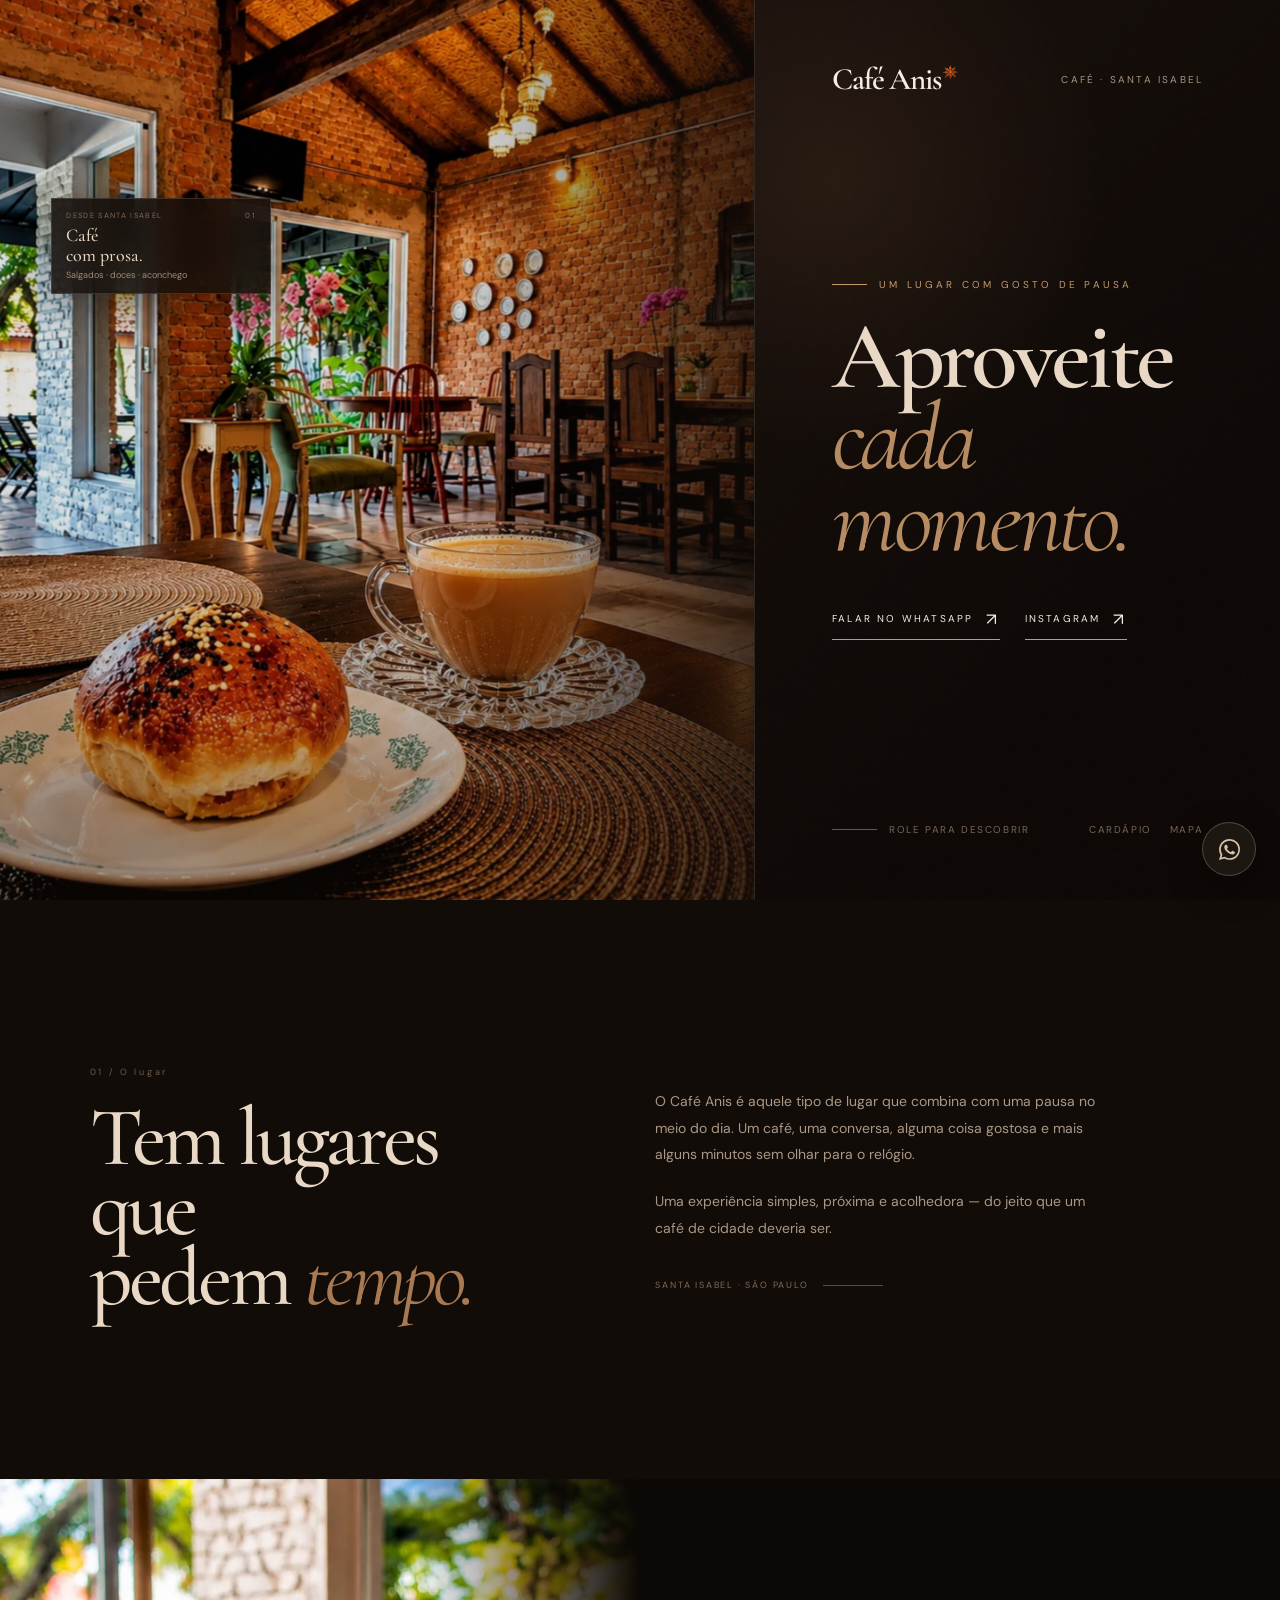
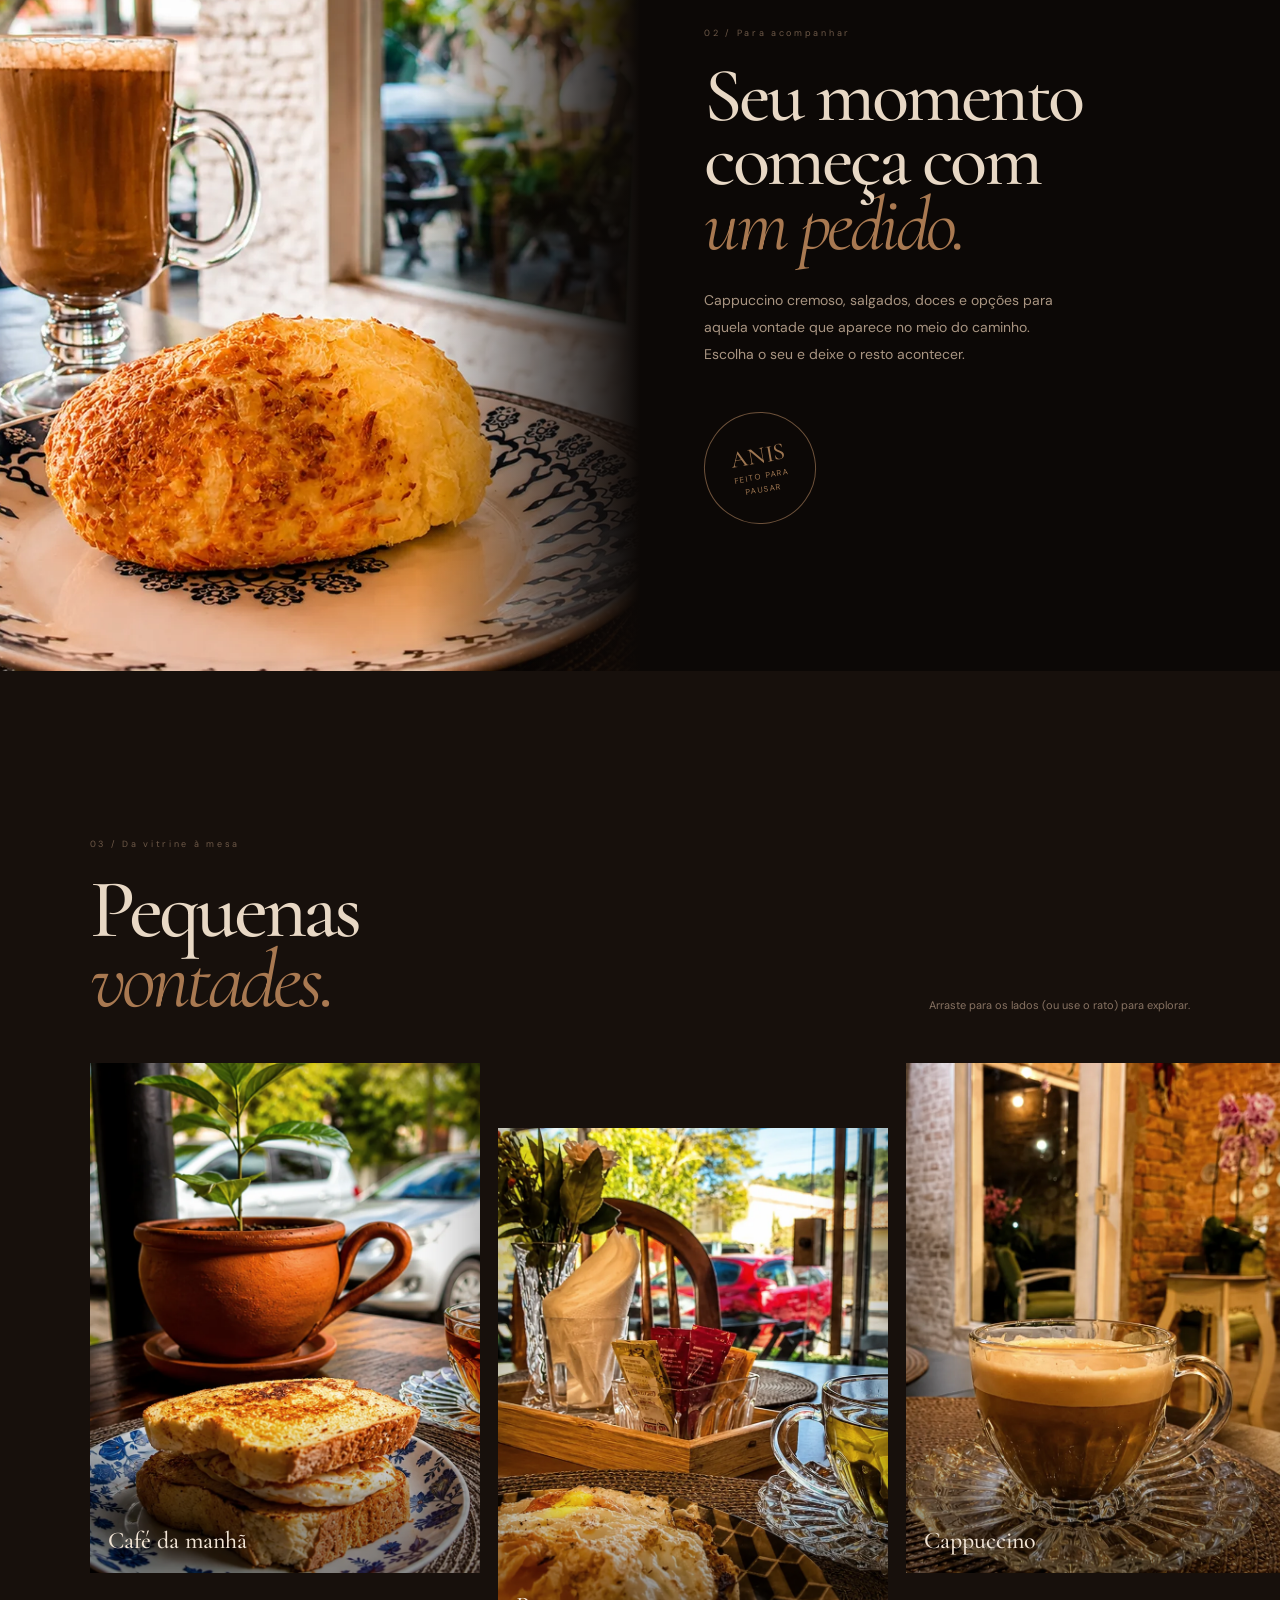
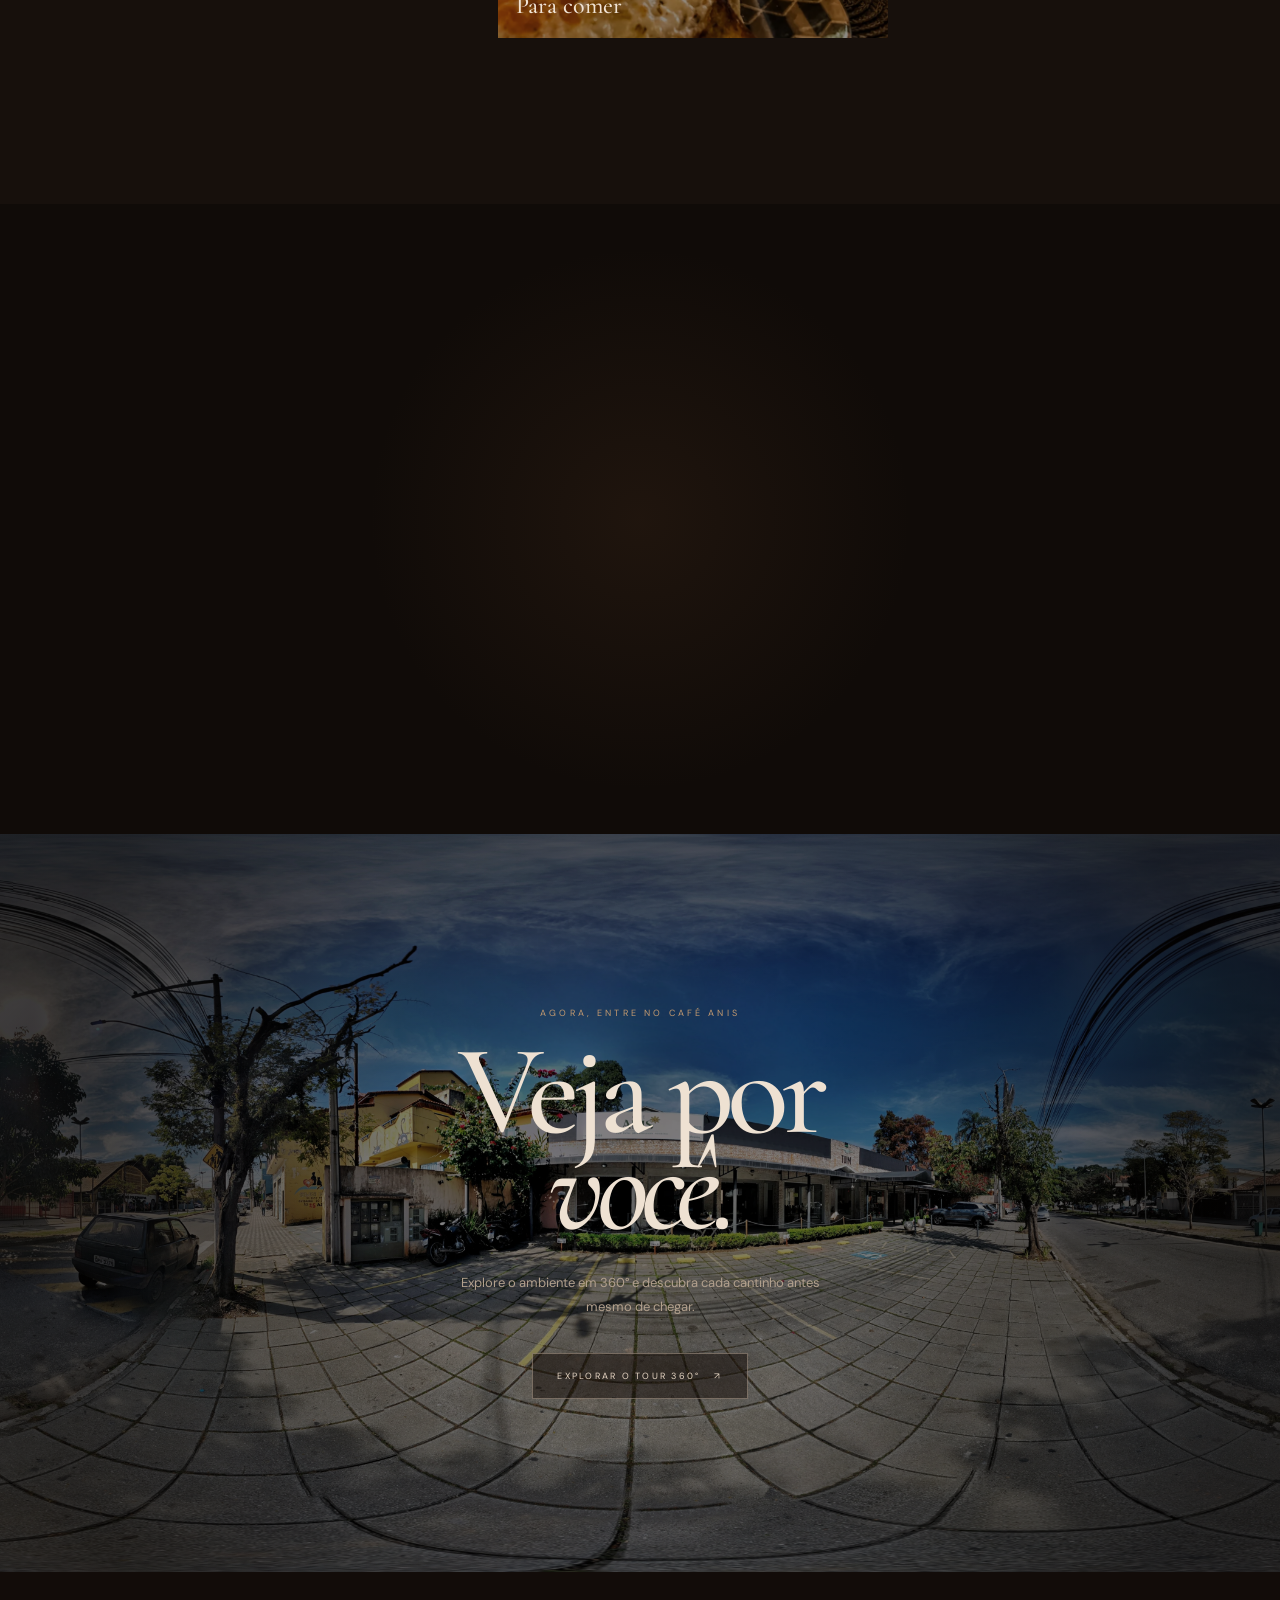
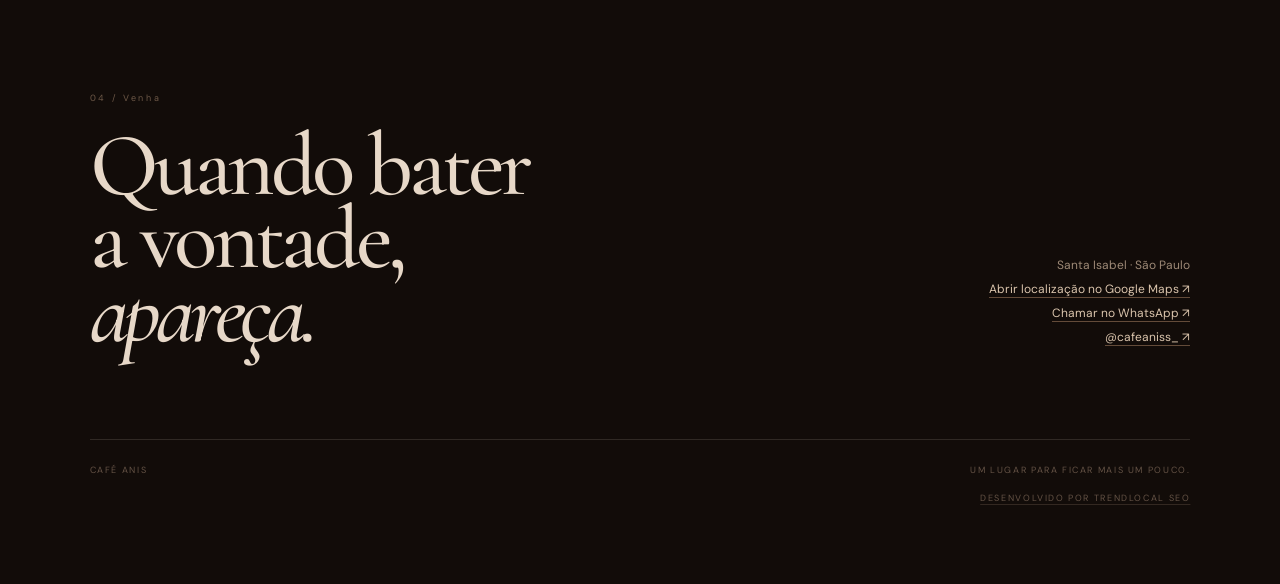
<file: index.html>
<!DOCTYPE html>
<html lang="pt-BR">
<head>
<meta charset="UTF-8">
<meta name="viewport" content="width=device-width, initial-scale=1.0, maximum-scale=1, user-scalable=no">
<meta name="theme-color" content="#100b08">
<meta name="description" content="Café Anis — café, salgados, doces e cappuccino em Santa Isabel.">
<meta property="og:title" content="Café Anis — Santa Isabel">
<meta property="og:description" content="Um lugar para chegar, escolher e ficar mais um pouco.">
<meta property="og:image" content="https://nexths.github.io/cafe-anis/assets/preview.JPG">
<title>Café Anis — Santa Isabel</title>
<link rel="preconnect" href="https://fonts.googleapis.com">
<link rel="preconnect" href="https://fonts.gstatic.com" crossorigin>
<link href="https://fonts.googleapis.com/css2?family=Cormorant+Garamond:wght@400;500;600;700&family=DM+Sans:wght@300;400;500;600&display=swap" rel="stylesheet">
<style>
:root{
  --bg:#100b08;
  --bg2:#17100c;
  --paper:#e8d8c5;
  --muted:#a99682;
  --coffee:#8b5e3c;
  --gold:#c59a6b;
  --line:rgba(232,216,197,.14);
  --white:#f5eee6;
}
*{box-sizing:border-box;margin:0;padding:0}
html{scroll-behavior:smooth;background:var(--bg)}
body{
  background:var(--bg);
  color:var(--white);
  font-family:"DM Sans",sans-serif;
  overflow-x:hidden;
}
body::before{
  content:"";position:fixed;inset:0;pointer-events:none;z-index:20;
  opacity:.015;
  background-image:url("data:image/svg+xml,%3Csvg viewBox='0 0 160 160' xmlns='http://www.w3.org/2000/svg'%3E%3Cfilter id='n'%3E%3CfeTurbulence type='fractalNoise' baseFrequency='.8' numOctaves='3' stitchTiles='stitch'/%3E%3C/filter%3E%3Crect width='100%25' height='100%25' filter='url(%23n)' opacity='.8'/%3E%3C/svg%3E");
}
a{color:inherit;text-decoration:none}
button{font:inherit}
::selection{background:var(--gold);color:#120c09}

#intro{
 position:fixed;inset:0;background:#0b0705;z-index:100;
 display:grid;place-items:center;pointer-events:none;
 animation:introOut 1s 2.15s cubic-bezier(.77,0,.18,1) forwards;
}
.intro-mark{overflow:visible;text-align:center}
.intro-kicker{font-size:10px;letter-spacing:.38em;text-transform:uppercase;color:#a98d73;opacity:0;animation:rise .7s .25s forwards}
.intro-title{
  font:600 clamp(3.5rem, 10vw, 8rem)/1.1 "Cormorant Garamond",serif;
  letter-spacing:-.03em;
  color:#eee1d2;
  opacity:0;
  animation:rise 1s .45s forwards;
  padding: 0 20px;
}
.intro-line{width:0;height:1px;background:#9e7651;margin:24px auto 0;animation:lineIn 1s .9s forwards}
@keyframes rise{from{opacity:0;transform:translateY(35px)}to{opacity:1;transform:none}}
@keyframes lineIn{to{width:90px}}
@keyframes introOut{to{opacity:0;visibility:hidden}}

.hero{
 min-height:100svh;position:relative;display:grid;grid-template-columns:minmax(0,1.18fr) minmax(360px,.82fr);
 overflow:hidden;
 background:var(--bg);
}
.hero-photo{
 position:relative;min-height:100svh;overflow:hidden;
 clip-path:inset(0 0 0 0);
}
.hero-photo::after{
 content:"";position:absolute;inset:0;
 background:linear-gradient(90deg,rgba(16,11,8,.02) 60%,rgba(16,11,8,.72) 100%),
            linear-gradient(0deg,rgba(22,14,8,.35),transparent 40%);
}
.hero-photo img{
 width:100%;height:100%;object-fit:cover;object-position:center;
 transform:scale(1.015);
 animation:heroReveal 2s .1s cubic-bezier(.2,.7,.1,1) both;
}
@keyframes heroReveal{from{transform:scale(1.08);filter:brightness(.55)}to{transform:scale(1.015);filter:brightness(.9)}}

.hero-panel{
 position:relative;z-index:3;margin-left:-1px;
 min-height:100svh;padding:clamp(30px,5vw,72px) clamp(28px,6vw,88px);
 display:flex;flex-direction:column;justify-content:space-between;
 background:
 radial-gradient(circle at 15% 20%,rgba(139,94,60,.16),transparent 32%),
 linear-gradient(135deg,#18100c,#0e0907 70%);
 border-left:1px solid var(--line);
}
.nav{display:flex;align-items:center;justify-content:space-between;gap:20px}

.brand{
  font:600 31px/1 "Cormorant Garamond",serif;
  letter-spacing:-.03em;
  position:relative;
  display:inline-flex;
  align-items:center;
}
span.aniz-word-target {
  position: relative;
  display: inline-block;
  margin-left: 0.15em;
  padding-right: 0.55em;
}
span.aniz-word-target::after {
  content: "";
  position: absolute;
  background-image: url('assets/anis-pingo.png');
  background-size: contain;
  background-repeat: no-repeat;
  background-position: center;
  width: 0.95em;
  height: 0.95em;
  left: 95%;
  top: -0.2em;
  transform: translateX(-65%);
}

.nav-meta{font-size:10px;letter-spacing:.22em;text-transform:uppercase;color:var(--muted)}
.hero-copy{max-width:610px}
.eyebrow{
 display:flex;align-items:center;gap:12px;
 font-size:10px;letter-spacing:.32em;text-transform:uppercase;color:var(--gold);
 margin-bottom:25px;
}
.eyebrow::before{content:"";width:35px;height:1px;background:var(--gold)}
.hero h1{
 font:600 clamp(3.6rem,7.5vw,7.6rem)/.85 "Cormorant Garamond",serif;
 letter-spacing:-.045em;color:var(--paper);
}
.hero h1 em{font-weight:400;color:#b78c63}

.hero-actions{display:flex;align-items:center;gap:25px;margin-top:38px;flex-wrap:wrap}
.btn{
 display:inline-flex;align-items:center;gap:13px;padding:14px 0;
 font-size:10px;letter-spacing:.22em;text-transform:uppercase;border-bottom:1px solid var(--gold);
 transition:.35s ease;
}
.btn span{font-size:17px;line-height:0}
.btn:hover{color:var(--gold);gap:19px}
.hero-foot{display:flex;justify-content:space-between;align-items:end;gap:25px;color:#776657;font-size:10px;letter-spacing:.16em;text-transform:uppercase}
.scroll{display:flex;align-items:center;gap:12px}
.scroll i{width:45px;height:1px;background:#6b5543;display:block}
.social{display:flex;gap:18px}
.social a{transition:.25s}.social a:hover{color:var(--gold)}

.floating{
 position:absolute;z-index:8;left:clamp(22px,4vw,62px);top:clamp(180px, 22vh, 260px);bottom:auto;
 width: min(220px, 20vw); padding:12px 14px;
 background:rgba(18,12,9,.85);backdrop-filter:blur(15px);
 border:1px solid rgba(232,216,197,.15);
 box-shadow:0 14px 40px rgba(0,0,0,.45);
 animation:floatIn 1s 1.35s both;
}
@keyframes floatIn{from{opacity:0;transform:translateY(15px)}to{opacity:1;transform:none}}
.floating-top{display:flex;justify-content:space-between;color:#806a57;font-size:7.5px;letter-spacing:.18em;text-transform:uppercase}
.floating strong{display:block;font:500 18px/1.1 "Cormorant Garamond",serif;color:#ead9c5;margin:6px 0 3px}
.floating p{font-size:9px;color:#a18c78}

.section{position:relative;padding:clamp(100px,13vw,180px) clamp(22px,7vw,110px)}
.intro-section{background:#120c09;display:grid;grid-template-columns:.9fr 1.1fr;gap:clamp(50px,10vw,160px);align-items:center}
.section-number{font-size:9px;letter-spacing:.3em;color:#6e5948;margin-bottom:25px}
.editorial-title{
 font:500 clamp(3.2rem,6.5vw,7rem)/.84 "Cormorant Garamond",serif;
 letter-spacing:-.045em;color:var(--paper);
}
.editorial-title em{color:#a97951;font-weight:400}
.intro-copy{max-width:460px;color:#aa9785;line-height:1.9;font-size:14px}
.intro-copy p+p{margin-top:20px}
.mini-rule{display:flex;align-items:center;gap:14px;margin-top:38px;font-size:9px;letter-spacing:.2em;text-transform:uppercase;color:#806b58}
.mini-rule::after{content:"";width:60px;height:1px;background:#614a38}

.feature{
 position:relative;min-height:88vh;padding:0;overflow:hidden;
 display:grid;grid-template-columns:1fr 1fr;
 background:#0c0806;
}
.feature-image{position:relative;min-height:700px;overflow:hidden}
.feature-image img{
 width:100%;height:100%;object-fit:cover;
 object-position:45% center;
 transition:transform 1.3s cubic-bezier(.2,.6,.1,1);
}
.feature:hover .feature-image img{transform:scale(1.045)}
.feature-image::after{content:"";position:absolute;inset:0;background:linear-gradient(90deg,transparent 65%,#0c0806)}
.feature-copy{display:flex;flex-direction:column;justify-content:center;padding:80px clamp(30px,8vw,120px) 80px 5vw}
.feature-copy .editorial-title{font-size:clamp(3.4rem,6vw,6.8rem)}
.feature-copy p{margin-top:30px;max-width:370px;color:#a99582;font-size:14px;line-height:1.9}
.stamp{
 margin-top:45px;width:112px;height:112px;border:1px solid #6d513a;border-radius:50%;
 display:grid;place-items:center;text-align:center;color:#9e7651;font-size:8px;line-height:1.6;letter-spacing:.15em;text-transform:uppercase;
 transform:rotate(-10deg);
}
.stamp b{font:500 24px "Cormorant Garamond",serif;letter-spacing:0}

.gallery-section{background:#17100c;overflow:hidden;padding-left:0;padding-right:0;}
.gallery-inner-container{
 max-width:1440px;
 margin:0 auto;
 padding:0 clamp(22px,7vw,110px);
}
.gallery-head{display:flex;justify-content:space-between;align-items:end;gap:30px;margin-bottom:48px}
.gallery-head p{max-width:300px;color:#887363;font-size:11px;line-height:1.7}

.gallery-track-wrapper{
 width:100%;
 overflow-x:auto;
 -webkit-overflow-scrolling:touch;
 cursor: grab;
 user-select: none;
 scrollbar-width: none;
}
.gallery-track-wrapper:active { cursor: grabbing; }
.gallery-track-wrapper::-webkit-scrollbar{display:none}

.gallery-track{
 display:flex;gap:18px;width:max-content;
 padding-left: clamp(22px, 7vw, 110px);
 padding-right: clamp(22px, 7vw, 110px);
}
.g-card{width:min(33vw,390px);height:min(52vw,510px);min-width:250px;position:relative;overflow:hidden;flex-shrink:0}
.g-card:nth-child(even){margin-top:65px}
.g-card img{width:100%;height:100%;object-fit:cover;filter:saturate(.9);transition:transform .8s;pointer-events:none;}
.g-card:nth-child(3) img { object-position: 65% center; }
.g-card:last-child img { object-position: 35% center; }
.g-card:hover img{transform:scale(1.05)}
.g-card::after{content:"";position:absolute;inset:0;box-shadow:inset 0 -100px 80px rgba(0,0,0,.45);pointer-events:none;}
.g-label{position:absolute;z-index:2;left:18px;bottom:18px;font:500 24px "Cormorant Garamond",serif;color:#f1e4d5}

.quote{
 min-height:70vh;display:grid;place-items:center;text-align:center;
 background:
 radial-gradient(circle at center,rgba(112,72,43,.16),transparent 38%),
 #100b08;
}
.quote-inner{max-width:900px;padding:40px}
.quote-mark{font:700 65px "Cormorant Garamond",serif;color:#80583a;line-height:.5}
.quote h2{font:500 clamp(3.1rem,6.8vw,7rem)/.88 "Cormorant Garamond",serif;color:#e4d3c0;letter-spacing:-.045em}
.quote p{margin-top:28px;color:#796655;font-size:9px;letter-spacing:.3em;text-transform:uppercase}

.tour-portal{
 min-height:82vh;position:relative;overflow:hidden;
 display:grid;place-items:center;background:#0b0705;
}
.tour-bg{
 position:absolute;inset:0;
 background:url("tour-cafe-anis/assets/pano1.webp") center/cover no-repeat;
 filter:brightness(.52) saturate(.8);
 transform:scale(1.03);
}
.tour-portal::after{content:"";position:absolute;inset:0;background:radial-gradient(circle,transparent 30%,rgba(5,3,2,.55) 85%)}
.tour-content{position:relative;z-index:2;text-align:center;padding:30px}
.tour-kicker{font-size:9px;letter-spacing:.35em;color:#c39a70;text-transform:uppercase}
.tour-content h2{font:500 clamp(4rem,10vw,10rem)/.75 "Cormorant Garamond",serif;color:#eee1d2;letter-spacing:-.055em;margin:25px 0 35px}
.tour-content p{max-width:390px;margin:auto;color:#b2a08d;font-size:13px;line-height:1.8}
.tour-btn{
 margin-top:35px;display:inline-flex;align-items:center;gap:14px;
 padding:16px 24px;border:1px solid rgba(226,205,183,.38);background:rgba(20,12,8,.5);
 color:#e7d6c4;font-size:9px;letter-spacing:.25em;text-transform:uppercase;
 transition:.35s;
}
.tour-btn:hover{background:#e7d6c4;color:#160e09;border-color:#e7d6c4}

.contact{padding-top:120px;padding-bottom:80px;background:#120c09}
.contact-grid{display:grid;grid-template-columns:1fr 1fr;gap:60px;align-items:end}
.contact h2{font:500 clamp(3.4rem,7vw,7rem)/.82 "Cormorant Garamond",serif;color:#e7d8c8;letter-spacing:-.05em}
.contact-right{justify-self:end;text-align:right;color:#9e8a77;font-size:12px;line-height:2}
.contact-right a{color:#dbc5ad;border-bottom:1px solid #634b39}

/* Rodapé na mesma cor do restante do footer (#655346) */
.footer{
  margin-top:90px;
  padding-top:24px;
  border-top:1px solid var(--line);
  display:flex;
  flex-direction:column;
  gap:16px;
  color:#655346;
  font-size:9px;
  letter-spacing:.18em;
  text-transform:uppercase;
}
.footer-main{
  display:flex;
  justify-content:space-between;
  align-items:center;
  flex-wrap:wrap;
  gap:16px;
  width:100%;
}
.footer-credit{
  align-self:flex-end;
  color:#655346;
  text-decoration: underline;
  text-decoration-color: rgba(101, 83, 70, 0.4);
  text-underline-offset: 3px;
  transition:.3s;
}
.footer-credit:hover{
  color:var(--gold);
  text-decoration-color: var(--gold);
}

.whatsapp{
 position:fixed;z-index:30;right:24px;bottom:24px;width:54px;height:54px;border-radius:50%;
 display:grid;place-items:center;background:#1d1712;border:1px solid rgba(229,211,191,.25);
 box-shadow:0 12px 35px rgba(0,0,0,.4);transition:.3s;
}
.whatsapp:hover{transform:translateY(-4px);border-color:#c59a6b}
.whatsapp svg{width:21px;fill:#d8c1a7}

.reveal{opacity:0;transform:translateY(35px);transition:opacity .9s ease,transform .9s cubic-bezier(.2,.7,.1,1)}
.reveal.visible{opacity:1;transform:none}

@media(max-width:850px){
 .hero{display:block;min-height:100svh}
 .hero-photo{height:60svh;min-height:0}
 .hero-photo::after{background:linear-gradient(0deg,#100b08 0%,transparent 50%)}
 .hero-panel{min-height:40svh;margin-top:-1px;padding:25px 24px 35px;border:0}
 .nav-meta{display:none}
 .hero-copy{margin-top:20px}
 .hero h1{font-size:clamp(2.4rem, 10vw, 3.6rem); line-height:1.05; letter-spacing:-.03em;}
 .hero-actions{margin-top:28px}
 .hero-foot{margin-top:25px}
 .floating{
   display: none !important;
 }

 .tour-bg {
   filter: brightness(.50) saturate(.9) !important;
 }

 .intro-section,.feature,.contact-grid{grid-template-columns:1fr}
 .intro-section{gap:50px}
 .feature-image{min-height:62vh}
 .feature-image img{object-position:35% center}
 .feature-image::after{background:linear-gradient(0deg,#0c0806,transparent 45%)}
 .feature-copy{padding:70px 25px 100px}
 .gallery-head{display:block}
 .gallery-head p{margin-top:20px}
 .gallery-track{padding-left:20px;padding-right:20px;}
 .g-card{width:70vw;height:105vw}
 .quote{min-height:60vh}
 .tour-portal{min-height:70vh}
 .contact-right{justify-self:start;text-align:left;margin-top:30px}
 
 .footer{gap:14px}
 .footer-main{flex-direction:column;align-items:flex-start;gap:8px}
 .footer-credit{align-self:flex-start}
}
@media(prefers-reduced-motion:reduce){
 *,*::before,*::after{animation-duration:.01ms!important;animation-iteration-count:1!important;scroll-behavior:auto!important;transition:none!important}
}
</style>
</head>
<body>

<div id="intro">
  <div class="intro-mark">
    <div class="intro-kicker">Santa Isabel · SP</div>
    <div class="intro-title">Café Anis</div>
    <div class="intro-line"></div>
  </div>
</div>

<header class="hero">
  <div class="hero-photo" id="heroPhoto">
    <img src="assets/cafeanis2.webp" alt="Café Anis">
    <div class="floating">
      <div class="floating-top"><span>desde Santa Isabel</span><span>01</span></div>
      <strong>Café <br>com prosa.</strong>
      <p>Salgados · doces · aconchego</p>
    </div>
  </div>

  <div class="hero-panel">
    <nav class="nav">
      <div class="brand">Café <span class="aniz-word-target">Anis</span></div>
      <div class="nav-meta">Café · Santa Isabel</div>
    </nav>

    <div class="hero-copy">
      <div class="eyebrow">Um lugar com gosto de pausa</div>
      <h1>Aproveite<br><em>cada momento.</em></h1>
      <div class="hero-actions">
        <a class="btn" href="https://wa.me/5511939320355" target="_blank">Falar no WhatsApp <span>↗</span></a>
        <a class="btn" href="https://www.instagram.com/cafeaniss_/" target="_blank">Instagram <span>↗</span></a>
      </div>
    </div>

    <div class="hero-foot">
      <div class="scroll"><i></i> role para descobrir</div>
      <div class="social"><a href="cardapio.pdf" target="_blank">Cardápio</a><a href="https://maps.app.goo.gl/uoETFiui7nu99PqA6" target="_blank">Mapa</a></div>
    </div>
  </div>
</header>

<section class="section intro-section">
  <div class="reveal">
    <div class="section-number">01 / O lugar</div>
    <h2 class="editorial-title">Tem lugares que<br>pedem <em>tempo.</em></h2>
  </div>
  <div class="reveal">
    <div class="intro-copy">
      <p>O Café Anis é aquele tipo de lugar que combina com uma pausa no meio do dia. Um café, uma conversa, alguma coisa gostosa e mais alguns minutos sem olhar para o relógio.</p>
      <p>Uma experiência simples, próxima e acolhedora — do jeito que um café de cidade deveria ser.</p>
    </div>
    <div class="mini-rule">Santa Isabel · São Paulo</div>
  </div>
</section>

<section class="feature">
  <div class="feature-image">
    <img src="assets/capuccino.webp" alt="Cappuccino do Café Anis" loading="lazy">
  </div>
  <div class="feature-copy reveal">
    <div class="section-number">02 / Para acompanhar</div>
    <h2 class="editorial-title">Seu momento<br>começa com<br><em>um pedido.</em></h2>
    <p>Cappuccino cremoso, salgados, doces e opções para aquela vontade que aparece no meio do caminho. Escolha o seu e deixe o resto acontecer.</p>
    <div class="stamp"><div><b>ANIS</b><br>feito para<br>pausar</div></div>
  </div>
</section>

<section class="section gallery-section">
  <div class="gallery-inner-container">
    <div class="gallery-head reveal">
      <div>
        <div class="section-number">03 / Da vitrine à mesa</div>
        <h2 class="editorial-title">Pequenas<br><em>vontades.</em></h2>
      </div>
      <p>Arraste para os lados (ou use o rato) para explorar.</p>
    </div>
  </div>

  <div class="gallery-track-wrapper" id="galleryDrag">
    <div class="gallery-track" aria-label="Galeria do Café Anis">
      <div class="g-card"><img src="assets/cafedamanha.webp" alt="Café da manhã" loading="lazy"><div class="g-label">Café da manhã</div></div>
      <div class="g-card"><img src="assets/ovo.webp" alt="Prato do Café Anis" loading="lazy"><div class="g-label">Para comer</div></div>
      <div class="g-card"><img src="assets/capuccino1.webp" alt="Cappuccino" loading="lazy"><div class="g-label">Cappuccino</div></div>
      <div class="g-card"><img src="assets/paocomovo.webp" alt="Pão com ovo" loading="lazy"><div class="g-label">Clássicos</div></div>
      <div class="g-card"><img src="assets/cafeanis2.webp" alt="Café Anis" loading="lazy"><div class="g-label">Café Anis</div></div>
      <div class="g-card"><img src="assets/capuccino.webp" alt="Cappuccino do Café Anis" loading="lazy"><div class="g-label">Uma pausa</div></div>
    </div>
  </div>
</section>

<section class="quote">
  <div class="quote-inner reveal">
    <div class="quote-mark">“</div>
    <h2>Um café bom não precisa<br>de pressa para ser lembrado.</h2>
    <p>Café Anis · Santa Isabel</p>
  </div>
</section>

<section class="tour-portal">
  <div class="tour-bg"></div>
  <div class="tour-content reveal">
    <div class="tour-kicker">Agora, entre no Café Anis</div>
    <h2>Veja por<br><em>você.</em></h2>
    <p>Explore o ambiente em 360° e descubra cada cantinho antes mesmo de chegar.</p>
    <a href="tour-cafe-anis/index.html" class="tour-btn" id="openTourBtn">Explorar o tour 360° <span>↗</span></a>
  </div>
</section>

<section class="section contact">
  <div class="contact-grid reveal">
    <div>
      <div class="section-number">04 / Venha</div>
      <h2>Quando bater<br>a vontade,<br><em>apareça.</em></h2>
    </div>
    <div class="contact-right">
      <p>Santa Isabel · São Paulo</p>
      <p><a href="https://maps.app.goo.gl/uoETFiui7nu99PqA6" target="_blank">Abrir localização no Google Maps ↗</a></p>
      <p><a href="https://wa.me/5511939320355" target="_blank">Chamar no WhatsApp ↗</a></p>
      <p><a href="https://www.instagram.com/cafeaniss_/" target="_blank">@cafeaniss_ ↗</a></p>
    </div>
  </div>
  
  <footer class="footer">
    <div class="footer-main">
      <span>Café Anis</span>
      <span>Um lugar para ficar mais um pouco.</span>
    </div>
    <a href="https://trendlocalseo.com.br" target="_blank" rel="noopener" class="footer-credit">Desenvolvido por TrendLocal SEO</a>
  </footer>
</section>

<a class="whatsapp" href="https://wa.me/5511939320355" target="_blank" aria-label="WhatsApp">
<svg viewBox="0 0 24 24"><path d="M20.5 3.5A11.9 11.9 0 0 0 12.04 0C5.46 0 .1 5.36.1 11.95c0 2.1.55 4.15 1.6 5.96L0 24l6.23-1.63a11.96 11.96 0 0 0 5.8 1.48h.01c6.58 0 11.95-5.36 11.95-11.95 0-3.19-1.24-6.19-3.49-8.4ZM12.04 21.9h-.01a9.93 9.93 0 0 1-5.06-1.39l-.36-.21-3.7.97.99-3.6-.23-.37a9.93 9.93 0 0 1-1.52-5.35c0-5.5 4.48-9.98 9.99-9.98 2.66 0 5.16 1.04 7.04 2.92a9.91 9.91 0 0 1 2.93 7.06c0 5.5-4.48 9.95-9.97 9.95Zm5.47-7.46c-.3-.15-1.77-.87-2.04-.97-.27-.1-.47-.15-.67.15-.2.3-.77.97-.95 1.17-.17.2-.35.22-.65.07-.3-.15-1.25-.46-2.38-1.46-.88-.78-1.47-1.74-1.64-2.04-.17-.3-.02-.46.13-.61.13-.13.3-.35.45-.52.15-.17.2-.3.3-.5.1-.2.05-.37-.02-.52-.07-.15-.67-1.62-.92-2.22-.24-.58-.49-.5-.67-.51h-.57c-.2 0-.52.07-.79.37-.27.3-1.04 1.02-1.04 2.49s1.07 2.89 1.22 3.09c.15.2 2.1 3.2 5.08 4.49.71.31 1.27.49 1.7.63.72.23 1.38.2 1.9.12.58-.09 1.77-.72 2.02-1.42.25-.7.25-1.3.17-1.42-.07-.12-.27-.2-.57-.35Z"/></svg>
</a>

<script>
(() => {
  const els = document.querySelectorAll('.reveal');
  const io = new IntersectionObserver(entries => {
    entries.forEach(e => {
      if(e.isIntersecting){ e.target.classList.add('visible'); io.unobserve(e.target); }
    });
  }, {threshold:.14});
  els.forEach(el => io.observe(el));

  const photo = document.getElementById('heroPhoto');
  const img = photo?.querySelector('img');
  if (photo && img && matchMedia('(pointer:fine)').matches) {
    photo.addEventListener('pointermove', e => {
      const r = photo.getBoundingClientRect();
      const x = (e.clientX-r.left)/r.width-.5;
      const y = (e.clientY-r.top)/r.height-.5;
      img.style.transform = `scale(1.015) translate(${x*7}px,${y*5}px)`;
    });
    photo.addEventListener('pointerleave', () => img.style.transform='scale(1.015)');
  }

  const slider = document.getElementById('galleryDrag');
  if (slider) {
    let isDown = false;
    let startX;
    let scrollLeft;

    slider.addEventListener('mousedown', (e) => {
      isDown = true;
      slider.classList.add('active');
      startX = e.pageX - slider.offsetLeft;
      scrollLeft = slider.scrollLeft;
    });
    slider.addEventListener('mouseleave', () => {
      isDown = false;
      slider.classList.remove('active');
    });
    slider.addEventListener('mouseup', () => {
      isDown = false;
      slider.classList.remove('active');
    });
    slider.addEventListener('mousemove', (e) => {
      if(!isDown) return;
      e.preventDefault();
      const x = e.pageX - slider.offsetLeft;
      const walk = (x - startX) * 1.5;
      slider.scrollLeft = scrollLeft - walk;
    });
  }
})();
</script>
</body>
</html>
</file>
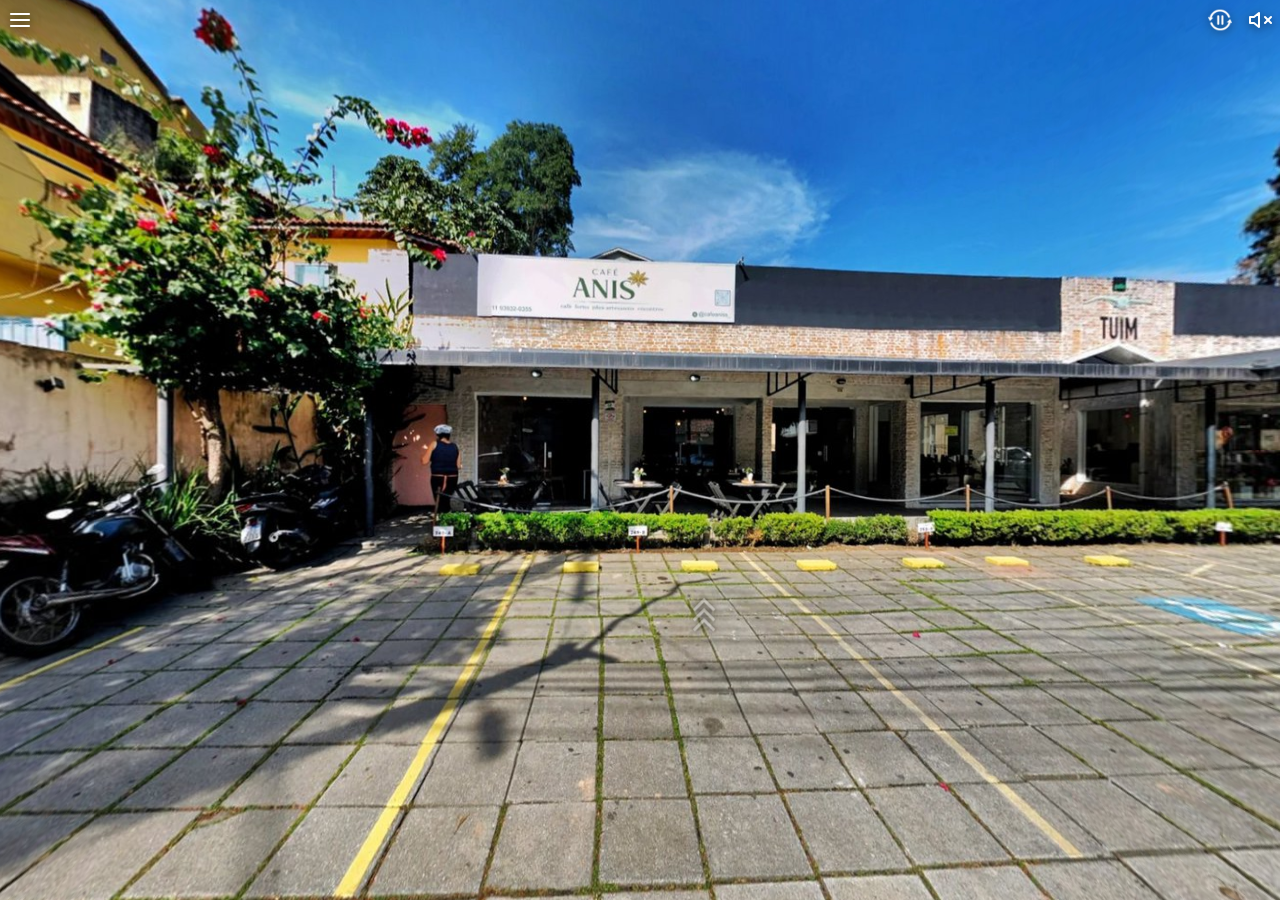
<file: tour-cafe-anis/index.html>
<!DOCTYPE html>
<html>
<head>
<title>Tour Virtual Café Anis</title>
<meta charset="utf-8">
<meta name="viewport" content="target-densitydpi=device-dpi, width=device-width, initial-scale=1.0, maximum-scale=1.0, minimum-scale=1.0, user-scalable=no, minimal-ui" />
<style> @-ms-viewport { width: device-width; } </style>
<link rel="stylesheet" href="vendor/reset.min.css">
<link rel="stylesheet" href="style.css">
</head>
<body class="multiple-scenes ">

<div id="pano"></div><audio id="bgMusic" loop src="Timeless_Hour.mp3"></audio>

<div id="sceneList">
  <ul class="scenes">
    
      <a href="javascript:void(0)" class="scene" data-id="0-fachada">
        <li class="text">Fachada</li>
      </a>
    
      <a href="javascript:void(0)" class="scene" data-id="1-mesas-externa">
        <li class="text">Mesas Externa</li>
      </a>
    
      <a href="javascript:void(0)" class="scene" data-id="2-interior-do-caf">
        <li class="text">Interior do Café</li>
      </a>
    
  </ul>
</div>

<div id="titleBar">
  <h1 class="sceneName"></h1>
</div>

<a href="javascript:void(0)" id="autorotateToggle">
  <img class="icon off" src="img/play.png">
  <img class="icon on" src="img/pause.png">
</a>

<a href="javascript:void(0)" id="fullscreenToggle">
  <img class="icon off" src="img/fullscreen.png">
  <img class="icon on" src="img/windowed.png">
</a>

<a href="javascript:void(0)" id="musicToggle">
  <svg class="icon off" viewBox="0 0 24 24" fill="none" stroke="currentColor" stroke-width="2" stroke-linecap="round" stroke-linejoin="round">
    <polygon points="11 5 6 9 2 9 2 15 6 15 11 19 11 5"></polygon>
    <line x1="23" y1="9" x2="17" y2="15"></line>
    <line x1="17" y1="9" x2="23" y2="15"></line>
  </svg>
  <svg class="icon on" viewBox="0 0 24 24" fill="none" stroke="currentColor" stroke-width="2" stroke-linecap="round" stroke-linejoin="round">
    <polygon points="11 5 6 9 2 9 2 15 6 15 11 19 11 5"></polygon>
    <path d="M19.07 4.93a10 10 0 0 1 0 14.14M15.54 8.46a5 5 0 0 1 0 7.07"></path>
  </svg>
</a>

<a href="javascript:void(0)" id="sceneListToggle">
  <!-- Ícone Hamburguer (Off) -->
  <svg class="icon off" viewBox="0 0 24 24" fill="none" stroke="currentColor" stroke-width="2.2" stroke-linecap="round" stroke-linejoin="round" style="width: 24px; height: 24px; color: #fff;">
    <line x1="3" y1="12" x2="21" y2="12"></line>
    <line x1="3" y1="6" x2="21" y2="6"></line>
    <line x1="3" y1="18" x2="21" y2="18"></line>
  </svg>
  <!-- Ícone X (On) -->
  <svg class="icon on" viewBox="0 0 24 24" fill="none" stroke="currentColor" stroke-width="2.2" stroke-linecap="round" stroke-linejoin="round" style="width: 24px; height: 24px; color: #fff;">
    <line x1="18" y1="6" x2="6" y2="18"></line>
    <line x1="6" y1="6" x2="18" y2="18"></line>
  </svg>
</a>

<a href="javascript:void(0)" id="viewUp" class="viewControlButton viewControlButton-1">
  <img class="icon" src="img/up.png">
</a>
<a href="javascript:void(0)" id="viewDown" class="viewControlButton viewControlButton-2">
  <img class="icon" src="img/down.png">
</a>
<a href="javascript:void(0)" id="viewLeft" class="viewControlButton viewControlButton-3">
  <img class="icon" src="img/left.png">
</a>
<a href="javascript:void(0)" id="viewRight" class="viewControlButton viewControlButton-4">
  <img class="icon" src="img/right.png">
</a>
<a href="javascript:void(0)" id="viewIn" class="viewControlButton viewControlButton-5">
  <img class="icon" src="img/plus.png">
</a>
<a href="javascript:void(0)" id="viewOut" class="viewControlButton viewControlButton-6">
  <img class="icon" src="img/minus.png">
</a>

<script src="vendor/screenfull.min.js" ></script>
<script src="vendor/bowser.min.js" ></script>
<script src="vendor/marzipano.js" ></script>

<script src="data.js"></script>
<script src="index.js"></script>

</body>
</html>
</file>
<file: tour-cafe-anis/style.css>
* {
  -webkit-box-sizing: border-box;
  -moz-box-sizing: border-box;
  box-sizing: border-box;
  -moz-user-select: none;
  -webkit-user-select: none;
  -ms-user-select: none;
  user-select: none;
  -ms-text-size-adjust: none;
  -moz-text-size-adjust: none;
  -webkit-text-size-adjust: none;
  text-size-adjust: none;
  -webkit-user-drag: none;
  -webkit-touch-callout: none;
  -ms-content-zooming: none;
  -webkit-tap-highlight-color: rgba(0,0,0,0);
}

html, body {
  width: 100%;
  height: 100%;
  padding: 0;
  margin: 0;
  overflow: hidden;
  font-family: "Helvetica Neue", Helvetica, Arial, sans-serif;
  font-size: 16px;
  background-color: #000;
  color: #fff;
}

a, a:hover, a:active, a:visited {
  text-decoration: none;
  color: inherit;
}

#pano {
  position: absolute;
  top: 0;
  left: 0;
  width: 100%;
  height: 100%;
  overflow: hidden;
}

#titleBar {
  position: absolute;
  top: 0;
  left: 0;
  right: 40px;
  height: 40px;
  text-align: center;
}

.mobile #titleBar {
  height: 50px;
  right: 50px;
}

/* If there is a fullscreen button the title bar must make space for it */
body.fullscreen-enabled #titleBar {
  right: 80px;
}

body.fullscreen-enabled.mobile #titleBar {
  right: 100px;
}

/* If there are multiple scenes the title bar must make space for the scene list toggle */
body.multiple-scenes #titleBar {
  left: 40px;
}

body.multiple-scenes.mobile #titleBar {
  left: 50px;
}

#titleBar .sceneName {
  width: 100%;
  height: 100%;
  line-height: 30px;
  padding: 5px;
  background-color: rgb(58,68,84);
  background-color: rgba(58,68,84,0.8);
  overflow: hidden;
  text-overflow: ellipsis;
  white-space: nowrap;

  -moz-user-select: text;
  -webkit-user-select: text;
  -ms-user-select: text;
  user-select: text;
}

.mobile #titleBar .sceneName {
  line-height: 40px;
}

#fullscreenToggle {
  display: none;
  position: absolute;
  top: 0;
  right: 0;
  width: 40px;
  height: 40px;
  padding: 5px;
  background-color: rgb(103,115,131);
  background-color: rgba(103,115,131,0.8);
}

.mobile #fullscreenToggle {
  width: 50px;
  height: 50px;
}

body.fullscreen-enabled #fullscreenToggle {
  display: block;
}

#fullscreenToggle .icon {
  position: absolute;
  top: 5px;
  right: 5px;
  width: 30px;
  height: 30px;
}

.mobile #fullscreenToggle .icon {
  top: 10px;
  right: 10px;
}

#fullscreenToggle .icon.on {
  display: none;
}

#fullscreenToggle .icon.off {
  display: block;
}

#fullscreenToggle.enabled .icon.on {
  display: block;
}

#fullscreenToggle.enabled .icon.off {
  display: none;
}

#autorotateToggle {
  display: block;
  position: absolute;
  top: 0;
  right: 0;
  width: 40px;
  height: 40px;
  padding: 5px;
  background-color: rgb(103,115,131);
  background-color: rgba(103,115,131,0.8);
}

.mobile #autorotateToggle {
  width: 50px;
  height: 50px;
}

/* If there is a fullscreen button, autorotate must placed a bit to the left */
body.fullscreen-enabled #autorotateToggle {
  right: 40px;
}

body.fullscreen-enabled.mobile #autorotateToggle {
  right: 50px;
}

#autorotateToggle .icon {
  position: absolute;
  top: 5px;
  right: 5px;
  width: 30px;
  height: 30px;
}

.mobile #autorotateToggle .icon {
  top: 10px;
  right: 10px;
}

#autorotateToggle .icon.on {
  display: none;
}

#autorotateToggle .icon.off {
  display: block;
}

#autorotateToggle.enabled .icon.on {
  display: block;
}

#autorotateToggle.enabled .icon.off {
  display: none;
}

#sceneListToggle {
  position: absolute;
  top: 0;
  left: 0;
  width: 40px;
  height: 40px;
  padding: 5px;
  background-color: rgb(103,115,131);
  background-color: rgba(103,115,131,0.8);
}

.mobile #sceneListToggle {
  width: 50px;
  height: 50px;
}

#sceneListToggle .text {
  position: absolute;
  top: 5px;
  left: 15px;
  width: 100%;
  line-height: 30px;
}

#sceneListToggle .icon {
  position: absolute;
  top: 5px;
  right: 5px;
  width: 30px;
  height: 30px;
}

.mobile #sceneListToggle .icon {
  top: 10px;
  right: 10px;
}

#sceneListToggle .icon.on {
  display: none;
}

#sceneListToggle .icon.off {
  display: block;
}

#sceneListToggle.enabled .icon.on {
  display: block;
}

#sceneListToggle.enabled .icon.off {
  display: none;
}

#sceneList {
  position: absolute;
  top: 0;
  left: -220px;
  padding-top: 40px;
  width: 220px;
  max-height: 100%;
  overflow-x: hidden;
  overflow-y: auto;
  margin-left: 0;
  -webkit-transition: margin-left 0.5s ease-in-out;
  transition: margin-left 0.5s ease-in-out;
}

.mobile #sceneList {
  padding-top: 50px;
}

#sceneList .scenes {
  width: 100%;
  background-color: rgb(58,68,84);
  background-color: rgba(58,68,84,0.8);
}

.mobile #sceneList {
  width: 100%;
  height: 100%;
  left: -100%;
}

.mobile #sceneList.enabled {
  margin-left: 100%;
}

.mobile #sceneList .scenes {
  height: 100%;
}

#sceneList.enabled {
  margin-left: 220px;
}

#sceneList .scene {
  display: block;
  width: 100%;
  height: 30px;
}

.mobile #sceneList .scene {
  height: 40px;
}

#sceneList .scene .text {
  width: 100%;
  height: 100%;
  padding: 0 15px;
  line-height: 30px;
  overflow: hidden;
  text-overflow: ellipsis;
  white-space: nowrap;
}

.mobile #sceneList .scene .text {
  line-height: 40px;
}

.no-touch #sceneList .scene:hover {
  background-color: rgb(103,115,131);
  background-color: rgba(103,115,131,0.8);
}

#sceneList .scene.current {
  background-color: rgb(103,115,131);
  background-color: rgba(103,115,131,0.8);
}

/* Hide scene list when only a single scene exists */
body.single-scene #sceneList, body.single-scene #sceneListToggle {
  display: none;
}

/* Link hotspot */

.link-hotspot {
  width: 60px;
  height: 60px;
  margin-left: -30px;
  margin-top: -30px;
  opacity: 0.9;
  -webkit-transition: opacity 0.2s;
  transition: opacity 0.2s;
}

.no-touch .link-hotspot:hover {
  opacity: 1;
}

.mobile .link-hotspot {
  width: 70px;
  height: 70px;
}

.link-hotspot-icon {
  width: 100%;
  height: 100%;
  cursor: pointer;
}

.link-hotspot-tooltip {
  position: absolute;
  left: 100%;
  top: 14px; /* ( 60 - (16 + 2*8) ) / 2 */

  margin-left: 3px;

  font-size: 16px;

  max-width: 300px;

  padding: 8px 10px;

  border-radius: 5px;

  background-color: rgb(58,68,84);
  background-color: rgba(58,68,84,0.8);

  color: #fff;

  white-space: nowrap;
  text-overflow: ellipsis;
  overflow: hidden;

  cursor: pointer;

  opacity: 0;

  -ms-transform: translateX(-8px);
  -webkit-transform: translateX(-8px);
  transform: translateX(-8px);

  -webkit-transition: -ms-transform 0.3s,
                      -webkit-transform 0.3s,
                      transform 0.3s,
                      opacity 0.3s;
  transition: -ms-transform 0.3s,
              -webkit-transform 0.3s,
              transform 0.3s,
              opacity 0.3s;
}

.mobile .link-hotspot {
  top: 19px; /* ( 70 - (16 + 2*8) ) / 2 */
}

.no-touch .link-hotspot:hover .link-hotspot-tooltip {
  opacity: 1;
  -ms-transform: translateX(0);
  -webkit-transform: translateX(0);
  transform: translateX(0);
}

/* Prevent tooltip from triggering */
.link-hotspot-tooltip {
  pointer-events: none;
}
.no-touch .link-hotspot:hover .link-hotspot-tooltip {
  pointer-events: all;
}

/* Fallback mode without pointer-events (IE8-10) */
.tooltip-fallback .link-hotspot-tooltip {
  display: none;
}
.no-touch .tooltip-fallback .link-hotspot:hover .link-hotspot-tooltip {
  display: block;
}

/* Info hotspot */

.info-hotspot {
  line-height: 1.2em;
  opacity: 0.9;
  -webkit-transition: opacity 0.2s 0.2s;
  transition: opacity 0.2s 0.2s;
}

.no-touch .info-hotspot:hover {
  opacity: 1;
  -webkit-transition: opacity 0.2s;
  transition: opacity 0.2s;
}

.info-hotspot.visible {
  opacity: 1;
}

.info-hotspot .info-hotspot-header {
  width: 40px;
  height: 40px;
  border-radius: 20px;
  background-color: rgb(103,115,131);
  cursor: pointer;
  -webkit-transition: width 0.3s ease-in-out 0.5s,
                      border-radius 0.3s ease-in-out 0.5s;
  transition: width 0.3s ease-in-out 0.5s,
              border-radius 0.3s ease-in-out 0.5s;
}

.mobile .info-hotspot .info-hotspot-header {
  width: 50px;
  height: 50px;
  border-radius: 25px;
}

.desktop.no-touch .info-hotspot .info-hotspot-header:hover {
  width: 260px;
  border-radius: 5px;
  -webkit-transition: width 0.3s ease-in-out,
                      border-radius 0.3s ease-in-out;
  transition: width 0.3s ease-in-out,
              border-radius 0.3s ease-in-out;
}

.desktop .info-hotspot.visible .info-hotspot-header,
.desktop.no-touch .info-hotspot.visible .info-hotspot-header:hover {
  width: 260px;
  border-radius: 5px;
  border-top-right-radius: 0;
  border-bottom-right-radius: 0;
  border-bottom-left-radius: 0;
  -webkit-transition: width 0.3s ease-in-out,
                      border-radius 0.3s ease-in-out;
  transition: width 0.3s ease-in-out,
              border-radius 0.3s ease-in-out;
}

.info-hotspot .info-hotspot-icon-wrapper {
  width: 40px;
  height: 40px;
}

.mobile .info-hotspot .info-hotspot-icon-wrapper {
  width: 50px;
  height: 50px;
}

.info-hotspot .info-hotspot-icon {
  width: 90%;
  height: 90%;
  margin: 5%;
}

.info-hotspot .info-hotspot-title-wrapper {
  position: absolute;
  left: 40px;
  top: 0;
  width: 0;
  height: 40px;
  padding: 0;
  overflow: hidden;
  -webkit-transition: width 0s 0.4s,
                      padding 0s 0.4s;
  transition: width 0s 0.4s,
              padding 0s 0.4s;
}

.desktop .info-hotspot.visible .info-hotspot-title-wrapper,
.desktop.no-touch .info-hotspot .info-hotspot-header:hover .info-hotspot-title-wrapper {
  width: 220px;
  padding: 0 5px;
  -webkit-transition: width 0s 0.4s,
                      padding 0s 0.4s;
  transition: width 0s 0.4s,
              padding 0s 0.4s;
}

.info-hotspot .info-hotspot-title-wrapper:before {
  content: '';
  display: inline-block;
  vertical-align: middle;
  height: 100%;
}

.info-hotspot .info-hotspot-title {
  display: inline-block;
  vertical-align: middle;

  -moz-user-select: text;
  -webkit-user-select: text;
  -ms-user-select: text;
  user-select: text;
}

.info-hotspot .info-hotspot-close-wrapper {
  position: absolute;
  left: 260px;
  top: 0;
  height: 40px;
  width: 40px;
  border-top-right-radius: 5px;
  background-color: rgb(78,88,104);
  visibility: hidden;
  -ms-transform: perspective(200px) rotateY(90deg);
  -webkit-transform: perspective(200px) rotateY(90deg);
  transform: perspective(200px) rotateY(90deg);
  -ms-transform-origin: 0 50% 0;
  -webkit-transform-origin: 0 50% 0;
  transform-origin: 0 50% 0;
  -webkit-transition: -ms-transform 0.3s 0.3s,
                      -webkit-transform 0.3s 0.3s,
                      transform 0.3s 0.3s,
                      visibility 0s 0.6s;
  transition: -ms-transform 0.3s 0.3s,
              -webkit-transform 0.3s 0.3s,
              transform 0.3s 0.3s,
              visibility 0s 0.6s;
}

.desktop .info-hotspot.visible .info-hotspot-close-wrapper {
  visibility: visible;
  -ms-transform: perspective(200px) rotateY(0deg);
  -webkit-transform: perspective(200px) rotateY(0deg);
  transform: perspective(200px) rotateY(0deg);
  -webkit-transition: -ms-transform 0.3s,
                      -webkit-transform 0.3s,
                      transform 0.3s,
                      visibility 0s 0s;
  transition: -ms-transform 0.3s,
              -webkit-transform 0.3s,
              transform 0.3s,
              visibility 0s 0s;
}

.info-hotspot .info-hotspot-close-icon {
  width: 70%;
  height: 70%;
  margin: 15%;
}

.info-hotspot .info-hotspot-text {
  position: absolute;
  width: 300px;
  height: auto;
  max-height: 200px;
  top: 40px;
  left: 0;
  padding: 10px;
  background-color: rgb(58,68,84);
  border-bottom-right-radius: 5px;
  border-bottom-left-radius: 5px;
  overflow-y: auto;
  visibility: hidden;
  /* rotate(90deg) causes transition flicker on Firefox 58 */
  -ms-transform: perspective(200px) rotateX(-89.999deg);
  -webkit-transform: perspective(200px) rotateX(-89.999deg);
  transform: perspective(200px) rotateX(-89.999deg);
  -ms-transform-origin: 50% 0 0;
  -webkit-transform-origin: 50% 0 0;
  transform-origin: 50% 0 0;
  -webkit-transition: -ms-transform 0.3s,
                      -webkit-transform 0.3s,
                      transform 0.3s,
                      visibility 0s 0.3s;
  transition: -ms-transform 0.3s,
              -webkit-transform 0.3s,
              transform 0.3s,
              visibility 0s 0.3s;

  -moz-user-select: text;
  -webkit-user-select: text;
  -ms-user-select: text;
  user-select: text;
}

.desktop .info-hotspot.visible .info-hotspot-text {
  visibility: visible;
  -ms-transform: perspective(200px) rotateX(0deg);
  -webkit-transform: perspective(200px) rotateX(0deg);
  transform: perspective(200px) rotateX(0deg);
  -webkit-transition: -ms-transform 0.3s 0.3s,
                      -webkit-transform 0.3s 0.3s,
                      transform 0.3s 0.3s,
                      visibility 0s 0s;
  transition: -ms-transform 0.3s 0.3s,
              -webkit-transform 0.3s 0.3s,
              transform 0.3s 0.3s,
              visibility 0s 0s;
}

/* Info hotspot modal */

.desktop .info-hotspot-modal {
  display: none;
}

.info-hotspot-modal {
  top: 0;
  left: 0;
  position: absolute;
  width: 100%;
  height: 100%;
  overflow: hidden;
  z-index: 11000 !important;
  background-color: rgba(0,0,0,.5);
  line-height: 1.2em;
  opacity: 0;
  visibility: hidden;
  -webkit-transition: opacity 0.2s ease-in-out 0.5s,
                      visibility 0s 0.7s;
  transition: opacity 0.2s ease-in-out 0.5s,
              visibility 0s 0.7s;
}

.info-hotspot-modal.visible {
  opacity: 1;
  visibility: visible;
  -webkit-transition: opacity 0.2s ease-in-out,
                      visibility 0s 0s;
  transition: opacity 0.2s ease-in-out,
              visibility 0s 0s;
}

.info-hotspot-modal .info-hotspot-header {
  position: absolute;
  top: 60px;
  left: 10px;
  right: 10px;
  width: auto;
  height: 50px;
  background-color: rgb(103,115,131);
  background-color: rgba(103,115,131,0.8);
  opacity: 0;
  -webkit-transition: opacity 0.3s ease-in-out 0.2s;
  transition: opacity 0.3s ease-in-out 0.2s;
}

.info-hotspot-modal.visible .info-hotspot-header {
  opacity: 1;
  -webkit-transition: opacity 0.3s ease-in-out 0.2s;
  transition: opacity 0.3s ease-in-out 0.2s;
}

.info-hotspot-modal .info-hotspot-icon-wrapper {
  width: 50px;
  height: 50px;
}

.info-hotspot-modal .info-hotspot-icon {
  width: 90%;
  height: 90%;
  margin: 5%;
}

.info-hotspot-modal .info-hotspot-title-wrapper {
  position: absolute;
  top: 0;
  left: 50px;
  right: 50px;
  width: auto;
  height: 50px;
  padding: 0 10px;
}

.info-hotspot-modal .info-hotspot-title-wrapper:before {
  content: '';
  display: inline-block;
  vertical-align: middle;
  height: 100%;
}

.info-hotspot-modal .info-hotspot-title {
  display: inline-block;
  vertical-align: middle;

  -moz-user-select: text;
  -webkit-user-select: text;
  -ms-user-select: text;
  user-select: text;
}

.info-hotspot-modal .info-hotspot-close-wrapper {
  position: absolute;
  top: 0;
  right: 0;
  width: 50px;
  height: 50px;
  background-color: rgb(78,88,104);
  background-color: rgba(78,88,104,0.8);
  cursor: pointer;
}

.info-hotspot-modal .info-hotspot-close-icon {
  width: 70%;
  height: 70%;
  margin: 15%;
}

.info-hotspot-modal .info-hotspot-text {
  position: absolute;
  top: 110px;
  bottom: 10px;
  left: 10px;
  right: 10px;
  padding: 10px;
  background-color: rgb(58,68,84);
  background-color: rgba(58,68,84,0.8);
  overflow-y: auto;
  opacity: 0;
  -webkit-transition: opacity 0.3s ease-in-out;
  transition: opacity 0.3s ease-in-out;

  -moz-user-select: text;
  -webkit-user-select: text;
  -ms-user-select: text;
  user-select: text;
}

.info-hotspot-modal.visible .info-hotspot-text {
  opacity: 1;
  -webkit-transition: opacity 0.3s ease-in-out 0.4s;
  transition: opacity 0.3s ease-in-out 0.4s;
}

/* View control buttons */

.viewControlButton {
  display: none;
  position: absolute;
  bottom: 0;
  left: 50%;
  width: 40px;
  height: 40px;
  padding: 5px;
  background-color: rgb(103,115,131);
  background-color: rgba(103,115,131,0.8);
}

body.view-control-buttons .viewControlButton {
  display: block;
}

/* Hide controls when width is too small */
@media (max-width: 600px) {
  body.view-control-buttons .viewControlButton {
    display: none;
  }
}

.viewControlButton .icon {
  position: absolute;
  top: 5px;
  right: 5px;
  width: 30px;
  height: 30px;
}

/* Center is at margin-left: -20px */
.viewControlButton-1 {
  margin-left: -145px;
}
.viewControlButton-2 {
  margin-left: -95px;
}
.viewControlButton-3 {
  margin-left: -45px;
}
.viewControlButton-4 {
  margin-left: 5px;
}
.viewControlButton-5 {
  margin-left: 55px;
}
.viewControlButton-6 {
  margin-left: 105px;
}

/* --- VISUAL CLEAN / SEM BARRA DE TÍTULO --- */
#titleBar {
  display: none !important;
}

#sceneListToggle,
#autorotateToggle,
#musicToggle {
  position: absolute;
  top: 0;
  width: 40px;
  height: 40px;
  background: none !important;
  background-color: transparent !important;
  z-index: 20;
}

#sceneListToggle { left: 0; }
#musicToggle { right: 0; }
#autorotateToggle { right: 40px; }

#sceneListToggle .icon,
#autorotateToggle .icon, 
#musicToggle .icon {
  position: absolute;
  top: 8px;
  width: 24px;
  height: 24px;
  color: #fff;
  filter: drop-shadow(0 2px 4px rgba(0,0,0,0.6));
}

#sceneListToggle .icon { left: 8px; right: auto; }
#autorotateToggle .icon, #musicToggle .icon { right: 8px; left: auto; }

#sceneListToggle .icon.on,
#autorotateToggle .icon.on,
#musicToggle .icon.on { display: none; }

#sceneListToggle.enabled .icon.off,
#autorotateToggle.enabled .icon.off,
#musicToggle.enabled .icon.off { display: none; }

#sceneListToggle.enabled .icon.on,
#autorotateToggle.enabled .icon.on,
#musicToggle.enabled .icon.on { display: block; }

/* --- CHEVRONS EM ONDA --- */
.link-hotspot {
  width: 50px;
  height: 60px;
  margin-left: -25px;
  margin-top: -30px;
  cursor: pointer;
}

.link-hotspot-container {
  position: relative;
  width: 100%;
  height: 100%;
  cursor: pointer;
  background: transparent !important;
  box-shadow: none !important;
  filter: drop-shadow(0 2px 5px rgba(0, 0, 0, 0.8));
}

.chevron {
  position: absolute;
  left: 17px;
  width: 16px;
  height: 16px;
  opacity: 0.4;
  background: transparent;
  border-top: 3.5px solid #ffffff;
  border-right: 3.5px solid #ffffff;
  filter: drop-shadow(0 0 2px rgba(0, 0, 0, 1));
  transform: rotate(-45deg);
  animation: wavePulse 2s infinite ease-in-out;
}

.chevron-1 { top: 6px; animation-delay: 0.6s; }
.chevron-2 { top: 16px; animation-delay: 0.3s; }
.chevron-3 { top: 26px; animation-delay: 0s; }

@keyframes wavePulse {
  0% { opacity: 0.3; transform: rotate(-45deg) scale(0.8); }
  50% { opacity: 1; transform: rotate(-45deg) scale(1.1); }
  100% { opacity: 0.3; transform: rotate(-45deg) scale(0.8); }
}

.link-hotspot-tooltip {
  position: absolute;
  left: 100%;
  top: 14px;
  margin-left: 3px;
  font-size: 16px;
  padding: 8px 10px;
  border-radius: 5px;
  background-color: rgba(58,68,84,0.8);
  color: #fff;
  white-space: nowrap;
  opacity: 0;
  pointer-events: none;
  transform: translateX(-8px);
  transition: transform 0.3s, opacity 0.3s;
}

.no-touch .link-hotspot:hover .link-hotspot-tooltip {
  opacity: 1;
  pointer-events: all;
  transform: translateX(0);
}
</file>
